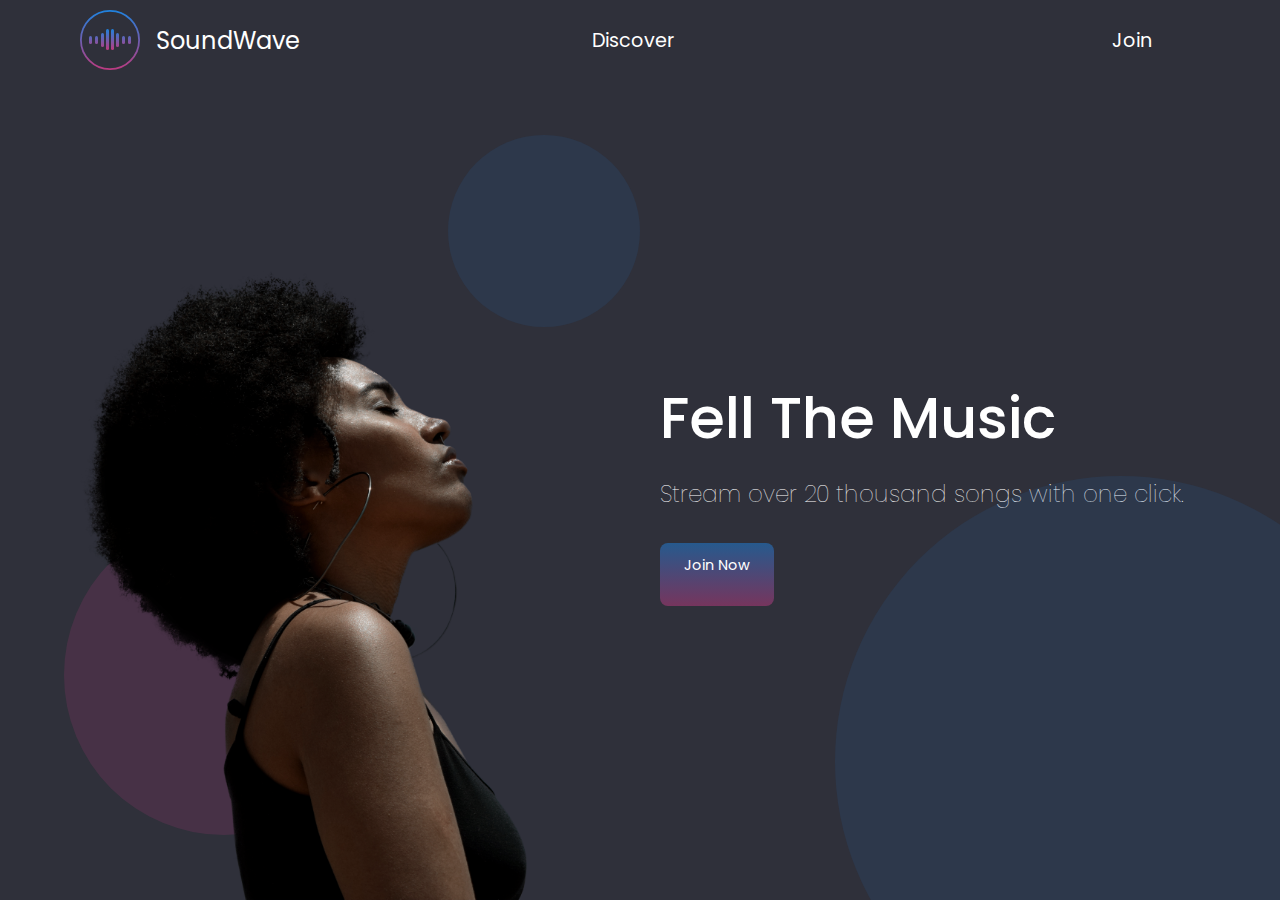
<file: Spotify-hamburger/index.html>
<!DOCTYPE html>
<html lang="en">
  <head>
    <meta charset="UTF-8" />
    <meta http-equiv="X-UA-Compatible" content="IE=edge" />
    <meta name="viewport" content="width=device-width, initial-scale=1.0" />
    <link rel="preconnect" href="https://fonts.gstatic.com" />
    <link rel="stylesheet" href="style.css" />
    <link rel="stylesheet" href="index.css">
    <link
    href="https://fonts.googleapis.com/css2?family=Poppins&display=swap"
    rel="stylesheet"
    />
    <title>SoundWave</title>
  </head>
  <body class="container full-height-grow">
    <header class="main-header">
      <a href="/" class="brand-logo">
        <img src="./img/Logo.svg" />
        <div class="brand-logo-name">SoundWave</div>
      </a>


          <nav>
      <div class="hamburger">
        <div class="line"></div>
        <div class="line"></div>
        <div class="line"></div>
      </div>

      <nav class="main-nav">
        <ul class="nav-links">
          <li><a href="Discover.html" class="discover">Discover</a></li>
          <li><a href="Join.html">Join</a></li>
          <li><a href="Join.html"></a></li>
        </ul>
        </nav>
      </nav>
    </header>
    <section class="home-main-section">
      <div class="img-wrapper">

        <div class="lady-image">
          
        </div>
      </div>
      <div class="call-to-action">
        <h1 class="title">Fell The Music</h1>
        <span class="subtitle">Stream over 20 thousand songs with one click.</span>
        <a href="join.html" class="btn">Join Now</a>
      </div>
    </section>
    <div class="home-page-circle-1"></div>
    <div class="home-page-circle-2"></div>
    <div class="home-page-circle-3"><img src="./img/circle3.svg" class="circle3"></div>

    <script src="./app.js"></script>
  </body>
</html>
</file>
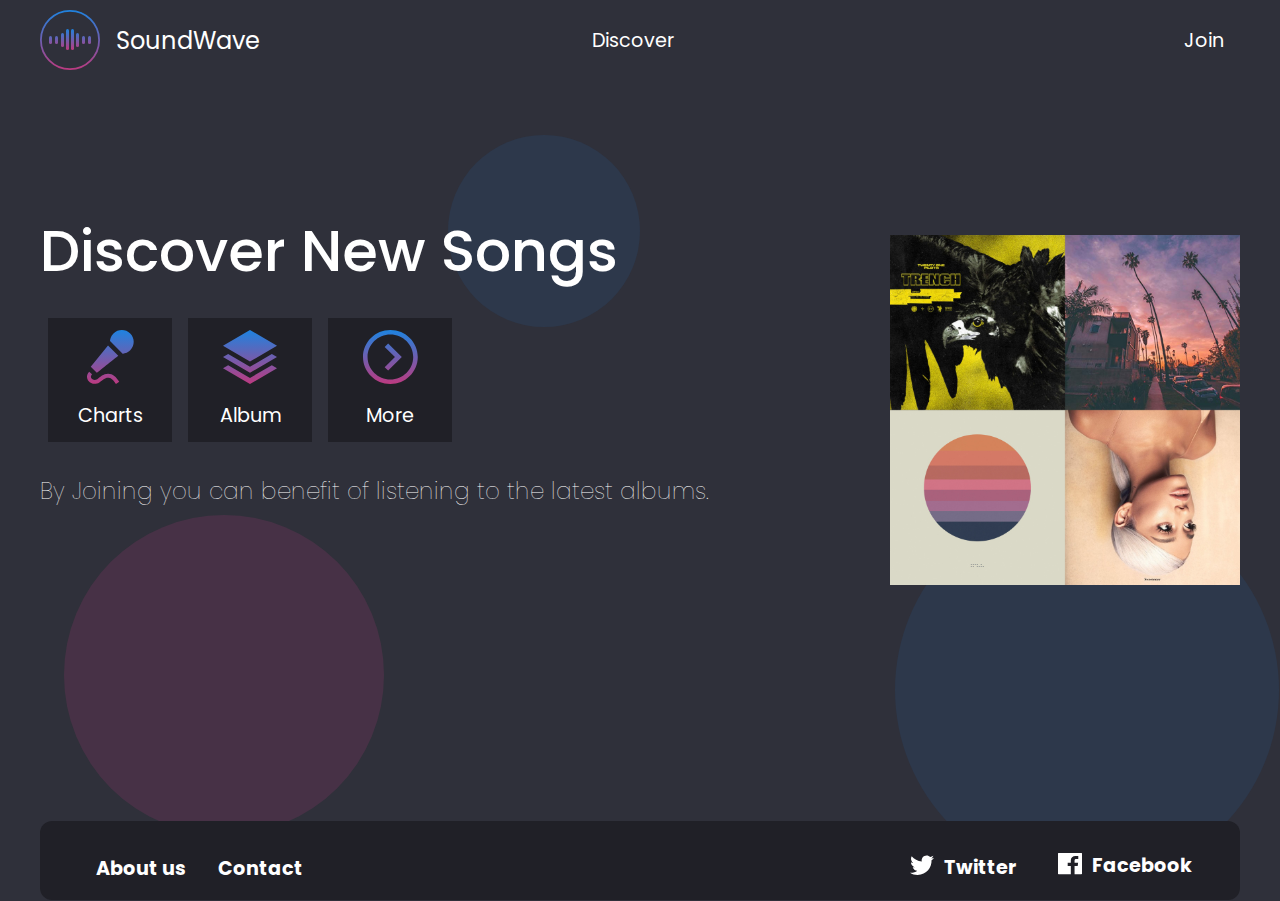
<file: Spotify-hamburger/discover.html>
<!DOCTYPE html>
<html lang="en">
  <head>
    <meta charset="UTF-8" />
    <meta http-equiv="X-UA-Compatible" content="IE=edge" />
    <meta name="viewport" content="width=device-width, initial-scale=1.0" />
    <link rel="preconnect" href="https://fonts.gstatic.com" />
    <link rel="stylesheet" href="style.css" />
    <link rel="stylesheet" href="disover.css" />
    <link
      href="https://fonts.googleapis.com/css2?family=Poppins&display=swap"
      rel="stylesheet"
    />
    <title>Discover </title>
  </head>
  <body class="container full-height-grow">
    <header class="main-header">
      <!-- Logo-sec -->
      <a href="index.html" class="brand-logo">
        <img src="./img/Logo.svg" />
        <div class="brand-logo-name">SoundWave</div>
      </a>
      <!-- burger  -->
      <nav>
        <div class="hamburger">
          <div class="line"></div>
          <div class="line"></div>
          <div class="line"></div>
        </div>

        <!-- nav links -->
        <nav class="main-nav">
          <ul class="nav-links">
            <li><a href="Discover.html" class="discover">Discover</a></li>
            <li><a href="Join.html">Join</a></li>
          </ul>
        </nav>
      </nav>
    </header>

    <!-- content -->
    <section class="content">
      <div class="cta">
        <h1 class="title">Discover New Songs</h1>
        <div class="icons-section">
          <div class="charts"><img src="./img/charts.svg" />Charts</div>
          <div class="album"><img src="./img/album.svg" />Album</div>
          <div class="more"><img src="./img/more.svg" />More</div>
        </div>
        <div class="subtitle">
        By Joining you can benefit of listening to the latest albums.
        </div>
      </div>
      <img class="covers-image" src="./img/covers.png" />
    </section>

    <!-- footer -->
    <footer class="main-footer">
<div class="left-sec">
  <ul class="left">
    <li><a href="#">About&nbsp;us</a> </li>
    <li><a href="#">Contact</a></li>
  </ul>
</div>
<div class="right-sec">
        <nav class="footer-nav">
  <ul class="right">
    <li><a href="#" class="twitter"><img src="./img/twitter.svg" class="twitter">Twitter</a></li>
    <li><a href="#" class="facebook"><img src="./img/facebook.svg" class="facebook">Facebook</a> </li>
  </ul>
  </nav>
</div>
    </footer>

    <!-- Circles -->
    <div class="home-page-circle-1"></div>
    <div class="home-page-circle-2"></div>
    <div class="home-page-circle-3"></div>
    
    <script src="./app.js"></script>
  </body>
</html>
</file>
<file: Spotify-hamburger/style.css>
@import url("https://fonts.googleapis.com/css2?family=Poppins:wght@400;500;700&display=swap");

*,
*::before,
*::after {
  box-sizing: border-box;
}

body {
  padding: 0;
  margin: 0;
  background-color: #2f303a;
  font-family: Poppins, sans-serif;
  font-size: 1.2rem;
  color: white;
  min-height: 100vh;
}

.full-height-grow {
 display: flex;
 flex-direction: column;
}

.brand-logo {
  display: flex;
  align-items: center;
  font-size: 1.25em;
  color: inherit;
  text-decoration: none;
}

.brand-logo-name {
  margin-left: 1rem;
}

.main-nav ul {
  display: flex;
  margin: 0;
  padding: 0;
  list-style: none;
}

.main-nav a {
  color: inherit;
  text-decoration: none;
  padding: 1rem;
}

.discover{
 padding: 1rem;
 align-items: center;
}

.main-nav a:hover {
  color: #adadad;
}

.main-header {
  display: flex;
  justify-content: space-between;
  align-items: center;
  height: 80px;
}
.container {
  max-width: 1200px;
  margin: 0 auto;
  padding: 0 40px;
}
.title{
 font-weight: 500;
 font-size: 3em;
 margin-bottom: 1rem;
 margin-top: 0;
}

.subtitle{
 font-weight: 100;
 font-size: 1.2em;
 margin-bottom: 2rem;
}

.btn{
 color: white;
 height: 7vh;
 background: linear-gradient(180deg, rgba(30, 131, 224, 0.5) 0%, rgba(188, 58, 128, 0.5) 100%);
 border-radius: .9rem;
 padding: .75rem 1.5rem;
 text-decoration: none;
 font-size: .9rem;
}
.btn a{ 
  cursor: pointer;
}







@media screen and (min-width: 768px) {

.discover {
 position: absolute;
 left: 45%;
 top: 10px; 
}}
@media screen and (max-width: 768px) {
  .line {
    width: 30px;
    height: 5px;
    background: linear-gradient(to right, #2f303a, #bc3a80);
    margin: 5px;
  }
  nav {
    position: relative;
    left: -36%;
  }

  .hamburger {
    position: absolute;
    cursor: pointer;
    right: 5%;
    top: 50%;
    transform: translate(350%, -60%);
    z-index: 2;
  }

  .nav-links {
    position: fixed;
    background: #2f303a;
    height: 10.6vh;
    width: 100%;
    flex-direction: column;
    clip-path: circle(100px at 90% -10%);
    -webkit-clip-path: circle(100px at 90% -10%);
    transition: all 0.6s ease-out;
    pointer-events: none;
  }
  .nav-links.open {
    clip-path: circle(10px at 90% -10%);
    -webkit-clip-path: circle(1000px at 90% -10%);
    pointer-events: all;
    display: flex;
    transform: translateY(30%);
  }
  .landing {
    flex-direction: column;
  }
  .nav-links li {
    opacity: 0;
  }

  .nav-links li a {
    font-size: 25px;
  }
  .nav-links li:nth-child(1) {
    transition: all 0.5s ease 0.2s;
  }
  .nav-links li:nth-child(2) {
    transition: all 0.5s ease 0.4s;
  }
  .nav-links li:nth-child(3) {
    transition: all 0.5s ease 0.6s;
  }
  li.fade {
    opacity: 1;
  }
  nav a:hover {
    color: #7d67a7;
  }
}
</file>
<file: Spotify-hamburger/index.css>
.home-main-section {
  display: flex;
  align-items: stretch;
  justify-content: space-between;
  flex-grow: 1;
}

.home-main-section .img-wrapper {
  flex-grow: 1;
  flex-direction: column;
  display: flex;
  align-items: stretch;
  justify-content: flex-end;
}

.home-main-section .lady-image {
  background-image: url(./img/landing-page-girl.png);
  flex-grow: 1;
  max-height: 70vh;
  min-width: 30vw;
  background-size: contain;
  background-repeat: no-repeat;
  background-position: bottom left;
}

.home-main-section .call-to-action {
  display: flex;
  flex-direction: column;
  align-items: flex-start;
  margin: 1rem;
  align-self: center;
}

.btn {
  color: white;
  padding: 0.75rem 1.5rem;
  border-radius: 0.5rem;
  text-decoration: none;
  font-size: 0.9rem;
  outline: none;
  border: none;
  cursor: pointer;
}

.btn:hover {
  background-color: #2180d8;
}

.btn:focus {
  background-color: #2796ff;
}

@media (max-width: 900px) {
  .home-main-section .img-wrapper,
  .circle3 {
    display: none;
  }

  .home-main-section {
    justify-content: center;
  }
  .btn {
    justify-content: center;
    align-content: center;
    padding-bottom: 5vw;
  }
  .btn-join {
    color: white;
    padding: 0.75rem 1.5rem;
    border-radius: 0.5rem;
    text-decoration: none;
    font-size: 0.9rem;
    outline: none;
    border: none;
    cursor: pointer;
  }
  .discover a {
    display: flex;
    padding-right: 9vw;
  }
}

.home-page-circle-1 {
  position: absolute;
  width: 25vw;
  height: 25vw;
  border-radius: 50%;
  background: rgba(188, 58, 128, 0.17);
  bottom: 5.1vw;
  left: 5vw;

  z-index: -1;
}

.home-page-circle-2 {
  position: absolute;
  width: 15vw;
  height: 15vw;
  border-radius: 50%;
  background: rgba(30, 131, 224, 0.1);
  top: 15vh;
  left: 35vw;
  z-index: -1;
}

.home-page-circle-3 {
  display: flex;
  position: absolute;
  bottom: 0;
  right: 0;
  min-height: 0;
  min-width: 0;
  overflow: hidden;
}

.home-page-circle-3::before img {
  content: "";
  position: absolute;
  bottom: 90vh;
}

@media screen and (max-width: 768px) {
  .line {
    width: 30px;
    height: 5px;
    background: linear-gradient(to right, #2f303a, #bc3a80);
    margin: 5px;
  }
  nav {
    position: relative;
    left: -36%;
  }

  .hamburger {
    position: absolute;
    cursor: pointer;
    right: 5%;
    top: 50%;
    transform: translate(350%, -60%);
    z-index: 2;
  }

  .nav-links {
    position: fixed;
    background: #2f303a;
    height: 20vh;
    width: 100%;
    flex-direction: column;
    clip-path: circle(100px at 90% -10%);
    -webkit-clip-path: circle(100px at 90% -10%);
    transition: all 0.6s ease-out;
    pointer-events: none;
  }
  .nav-links.open {
    clip-path: circle(10px at 90% -10%);
    -webkit-clip-path: circle(1000px at 90% -10%);
    pointer-events: all;
    display: flex;
    transform: translateY(30%);
  }
  .landing {
    flex-direction: column;
  }
  .nav-links li {
    opacity: 0;
  }

  .nav-links li a {
    font-size: 25px;
  }
  .nav-links li:nth-child(1) {
    transition: all 0.5s ease 0.2s;
  }
  .nav-links li:nth-child(2) {
    transition: all 0.5s ease 0.4s;
  }
  .nav-links li:nth-child(3) {
    transition: all 0.5s ease 0.6s;
  }
  li.fade {
    opacity: 1;
  }
  nav a:hover {
    color: #7d67a7;
  }
}
</file>
<file: Spotify-hamburger/disover.css>
*, *::before, *::after {
  box-sizing: unset!important;
}

.content {
  display: flex;
  align-items: center;
  justify-content: space-between;
  flex-grow: 1;
}

.content .covers-image {
  width: 30vw;
  margin-left: 2rem;
  height: auto;
  max-width: 350px;
  margin-top: -9vh;
}

.title {
  font-weight: 500;
  font-size: 3em;
  margin-bottom: 1rem;
  margin-top: -17vh;
}

.icons-section {
  display: flex;
}

.charts {
  display: flex;
  flex-direction: column;
  justify-content: space-between;
  align-items: center;
  margin: 0.5rem;
  padding: 0.75rem;
  width: 100px;
  height: 100px;
  background-color: #202027;
  margin-bottom: 2rem;
}

.album {
  display: flex;
  flex-direction: column;
  justify-content: space-between;
  align-items: center;
  margin: 0.5rem;
  padding: 0.75rem;
  width: 100px;
  height: 100px;
  background-color: #202027;
  margin-bottom: 2rem;
  padding-left: vw;
}

.more {
  display: flex;
  flex-direction: column;
  justify-content: space-between;
  align-items: center;
  margin: 0.5rem;
  padding: 0.75rem;
  width: 100px;
  height: 100px;
  background-color: #202027;
  margin-bottom: 2rem;
}

.home-page-circle-1 {
  position: absolute;
  width: 25vw;
  height: 25vw;
  border-radius: 50%;
  background: rgba(188, 58, 128, 0.17);
  bottom: 5.1vw;
  left: 5vw;

  z-index: -1;
}

.home-page-circle-2 {
  position: absolute;
  width: 15vw;
  height: 15vw;
  border-radius: 50%;
  background: rgba(30, 131, 224, 0.1);
  top: 15vh;
  left: 35vw;
  z-index: -1;
}

.home-page-circle-3 {
  position: absolute;
  width: 30vw;
  height: 30vw;
  border-radius: 50%;
  background: rgba(30, 131, 224, 0.1);
  bottom: 2vh;
  right: 0.1vw;
  z-index: -1;
  overflow: hidden;
}

.home-page-circle-3::before img {
  content: "";
  position: absolute;
  bottom: 90vh;
}

footer {
  display: flex;
  justify-content: space-between;
  align-items: center;
  height: 70px !important;
  font-weight: bold;
  background-color: #202027;
  border-radius: 12px;
  padding-bottom: 9px;
}
footer a:hover {
  color: #7d67a7;
}

footer a {
  color: inherit;
  text-decoration: none;
  padding: 1rem;
}

ul {
  list-style: none;
  display: flex;
}

.right-sec {
  padding-right: 2rem;
}

.right a img {
  padding: 10px;
}

.right img {
  transform: translateY(30%);
}

.left {
  transform: translateY(40%);
}

/* girl img */
@media screen and (max-width:  799px) {
.covers-image {
display: none;
}
}




@media (max-width: 800px) {
  .main-header {
    margin-bottom: 19vw;
  }
  .nav-links {
    height: 15vh;
  }
  .content {
    margin-top: 9vh;
    flex-direction: column;
  }
  .covers-image {
    display: normal!important;
    padding-bottom: 20px;
  }
  .title {
    font-size: 2em;
  }

  .main-footer {
    flex-direction: row;
  }

  .left-sec {
    justify-content: space-between;
    padding-right: 7em;
  }
  .right-sec {
    display: flex;
    align-items: center;
    justify-content: space-between;
    padding: 1rem;
  }
}
</file>
